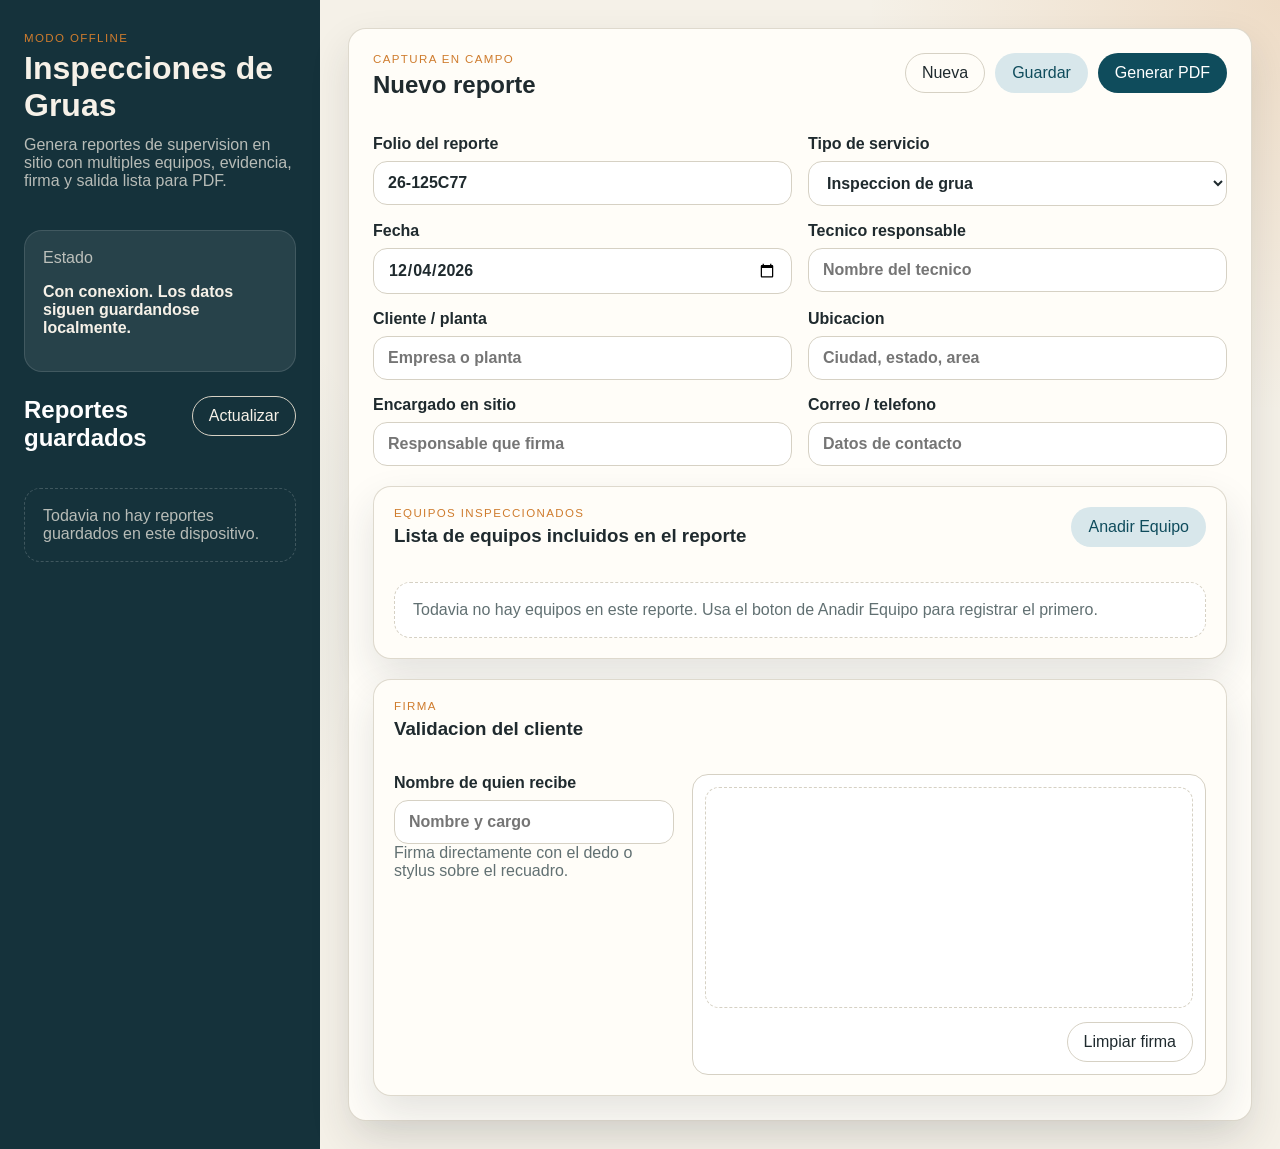
<file: index.html>
<!DOCTYPE html>
<html lang="es">
<head>
  <meta charset="UTF-8">
  <meta name="viewport" content="width=device-width, initial-scale=1.0">
  <meta name="theme-color" content="#0f4c5c">
  <title>Inspecciones de Gruas</title>
  <link rel="manifest" href="manifest.json">
  <link rel="stylesheet" href="styles.css">
</head>
<body>
  <div class="app-shell">
    <aside class="sidebar">
      <div>
        <p class="eyebrow">Modo offline</p>
        <h1>Inspecciones de Gruas</h1>
        <p class="intro">
          Genera reportes de supervision en sitio con multiples equipos, evidencia, firma y salida lista para PDF.
        </p>
      </div>

      <div class="status-card">
        <p class="status-label">Estado</p>
        <p id="connectionStatus" class="status-value">Verificando conectividad...</p>
        <button id="installButton" class="secondary-button" hidden>Instalar app</button>
      </div>

      <section class="saved-section">
        <div class="section-header">
          <h2>Reportes guardados</h2>
          <button id="refreshReportsButton" class="ghost-button" type="button">Actualizar</button>
        </div>
        <div id="savedReports" class="saved-list"></div>
      </section>
    </aside>

    <main class="main-content">
      <section class="panel app-view" id="inspectionView">
        <div class="section-header">
          <div>
            <p class="eyebrow">Captura en campo</p>
            <h2>Nuevo reporte</h2>
          </div>
          <div class="toolbar">
            <button id="newInspectionButton" class="ghost-button" type="button">Nueva</button>
            <button id="saveInspectionButton" class="secondary-button" type="button">Guardar</button>
            <button id="generatePdfButton" class="primary-button" type="button">Generar PDF</button>
          </div>
        </div>

        <form id="inspectionForm">
          <input id="inspectionId" type="hidden">

          <div class="grid two-column">
            <label>
              Folio del reporte
              <input id="reportNumber" name="reportNumber" type="text" placeholder="Ej. 26-140">
            </label>
            <label>
              Tipo de servicio
              <select id="serviceType" name="serviceType">
                <option value="Inspeccion de grua">Inspeccion de grua</option>
                <option value="Mantenimiento correctivo">Mantenimiento correctivo</option>
                <option value="Mantenimiento preventivo">Mantenimiento preventivo</option>
                <option value="Supervision tecnica">Supervision tecnica</option>
              </select>
            </label>
            <label>
              Fecha
              <input id="inspectionDate" name="inspectionDate" type="date" required>
            </label>
            <label>
              Tecnico responsable
              <input id="technicianName" name="technicianName" type="text" placeholder="Nombre del tecnico" required>
            </label>
            <label>
              Cliente / planta
              <input id="plantName" name="plantName" type="text" placeholder="Empresa o planta" required>
            </label>
            <label>
              Ubicacion
              <input id="plantLocation" name="plantLocation" type="text" placeholder="Ciudad, estado, area" required>
            </label>
            <label>
              Encargado en sitio
              <input id="siteContact" name="siteContact" type="text" placeholder="Responsable que firma">
            </label>
            <label>
              Correo / telefono
              <input id="siteContactInfo" name="siteContactInfo" type="text" placeholder="Datos de contacto">
            </label>
          </div>

          <section class="subpanel">
            <div class="section-header">
              <div>
                <p class="eyebrow">Equipos inspeccionados</p>
                <h3>Lista de equipos incluidos en el reporte</h3>
              </div>
              <button id="addEquipmentButton" class="secondary-button" type="button">Anadir Equipo</button>
            </div>
            <div id="equipmentList" class="findings-list"></div>
          </section>

          <section class="subpanel">
            <div class="section-header">
              <div>
                <p class="eyebrow">Firma</p>
                <h3>Validacion del cliente</h3>
              </div>
            </div>

            <div class="signature-layout">
              <div>
                <label>
                  Nombre de quien recibe
                  <input id="receiverName" name="receiverName" type="text" placeholder="Nombre y cargo">
                </label>
                <p class="signature-help">Firma directamente con el dedo o stylus sobre el recuadro.</p>
              </div>
              <div class="signature-box">
                <canvas id="signaturePad" width="600" height="220" aria-label="Area de firma"></canvas>
                <div class="signature-actions">
                  <button id="clearSignatureButton" class="ghost-button" type="button">Limpiar firma</button>
                </div>
              </div>
            </div>
          </section>
        </form>
      </section>

      <section class="panel app-view hidden" id="equipmentEditorView">
        <div class="section-header">
          <div>
            <p class="eyebrow">Equipo</p>
            <h2 id="equipmentEditorTitle">Nuevo equipo</h2>
          </div>
          <div class="toolbar">
            <button id="cancelEquipmentButton" class="ghost-button" type="button">Cancelar</button>
            <button id="saveEquipmentButton" class="primary-button" type="button">Guardar Equipo</button>
          </div>
        </div>

        <form id="equipmentEditorForm">
          <input id="editingEquipmentId" type="hidden">

          <section class="subpanel editor-subpanel">
            <div class="section-header">
              <div>
                <p class="eyebrow">Datos del equipo</p>
                <h3>Caracteristicas de la grua</h3>
              </div>
            </div>

            <div class="grid three-column">
              <label>
                Nombre o tag del equipo
                <input id="equipmentName" type="text" placeholder="Ej. Grua puente linea 3" required>
              </label>
              <label>
                Tipo de grua
                <select id="craneType" name="craneType">
                  <option value="Puente">Puente</option>
                  <option value="Monorriel">Monorriel</option>
                  <option value="Portico">Portico</option>
                  <option value="Pluma">Pluma</option>
                  <option value="Polipasto">Polipasto</option>
                  <option value="Otro">Otro</option>
                </select>
              </label>
              <label>
                Capacidad nominal
                <input id="ratedCapacity" name="ratedCapacity" type="text" placeholder="Ej. 10 ton">
              </label>
              <label>
                Marca / modelo
                <input id="brandModel" name="brandModel" type="text" placeholder="Marca y modelo">
              </label>
              <label>
                Serie / identificacion
                <input id="serialNumber" name="serialNumber" type="text" placeholder="Numero de serie">
              </label>
              <label>
                Claro / longitud
                <input id="spanLength" name="spanLength" type="text" placeholder="Ej. 18 m">
              </label>
              <label>
                Servicio / clase
                <input id="serviceClass" name="serviceClass" type="text" placeholder="Ej. CMAA clase D">
              </label>
              <label>
                Ubicacion puntual del equipo
                <input id="equipmentLocation" type="text" placeholder="Area, nave o linea">
              </label>
            </div>
          </section>

          <section class="subpanel editor-subpanel">
            <div class="section-header">
              <div>
                <p class="eyebrow">Datos del polipasto</p>
                <h3>Informacion complementaria</h3>
              </div>
            </div>

            <div class="grid two-column">
              <label>
                Tipo de polipasto
                <input id="hoistType" type="text" placeholder="Cable, cadena, manual, electrico">
              </label>
              <label>
                Capacidad del polipasto
                <input id="hoistCapacity" type="text" placeholder="Ej. 5 ton">
              </label>
              <label>
                Marca / modelo del polipasto
                <input id="hoistBrandModel" type="text" placeholder="Marca y modelo">
              </label>
              <label>
                Serie del polipasto
                <input id="hoistSerialNumber" type="text" placeholder="Numero de serie">
              </label>
            </div>
          </section>

          <section class="subpanel editor-subpanel">
            <div class="section-header">
              <div>
                <p class="eyebrow">Hallazgos</p>
                <h3>Registro de no conformidades</h3>
              </div>
              <button id="addFindingButton" class="secondary-button" type="button">Anadir Hallazgo</button>
            </div>
            <div id="findingsList" class="findings-list"></div>
          </section>

          <section class="subpanel editor-subpanel">
            <div class="section-header">
              <div>
                <p class="eyebrow">Resumen</p>
                <h3>Conclusiones y acciones</h3>
              </div>
            </div>

            <div class="grid two-column">
              <label>
                Condicion general
                <select id="overallCondition" name="overallCondition">
                  <option value="Bueno">Bueno</option>
                  <option value="Regular">Regular</option>
                  <option value="Malo">Malo</option>
                </select>
              </label>
              <label>
                Proxima inspeccion sugerida
                <input id="nextInspection" name="nextInspection" type="date">
              </label>
            </div>

            <label>
              Resumen del servicio
              <textarea id="serviceSummary" rows="4" placeholder="Describe el alcance realizado para este equipo"></textarea>
            </label>

            <label>
              Recomendaciones
              <textarea id="recommendations" name="recommendations" rows="5" placeholder="Acciones correctivas, prioridades, observaciones al cliente"></textarea>
            </label>
          </section>

          <section class="subpanel editor-subpanel">
            <div class="section-header">
              <div>
                <p class="eyebrow">Evidencia del servicio</p>
                <h3>Fotografias generales del equipo</h3>
              </div>
            </div>

            <div class="upload-actions">
              <button id="servicePhotoGalleryButton" class="secondary-button" type="button">Elegir de galeria</button>
              <button id="servicePhotoCameraButton" class="ghost-button" type="button">Tomar foto</button>
            </div>
            <input id="servicePhotoGalleryInput" class="file-input-hidden" type="file" accept="image/*" multiple>
            <input id="servicePhotoCameraInput" class="file-input-hidden" type="file" accept="image/*" capture="environment" multiple>

            <div id="servicePhotoPreview" class="photo-preview large-preview"></div>
          </section>
        </form>
      </section>

      <section class="panel app-view hidden" id="findingEditorView">
        <div class="section-header">
          <div>
            <p class="eyebrow">Hallazgo</p>
            <h2 id="findingEditorTitle">Nuevo hallazgo</h2>
          </div>
          <div class="toolbar">
            <button id="cancelFindingButton" class="ghost-button" type="button">Cancelar</button>
            <button id="saveFindingButton" class="primary-button" type="button">Guardar el Hallazgo</button>
          </div>
        </div>

        <form id="findingEditorForm">
          <input id="editingFindingId" type="hidden">

          <div class="grid two-column">
            <label>
              Categoria del hallazgo
              <select id="findingCategory" required></select>
            </label>
            <label>
              Incidencia
              <select id="findingIncidence" required></select>
            </label>
          </div>

          <label>
            Descripcion del hallazgo
            <textarea id="findingDescription" rows="6" placeholder="Describe con detalle la condicion observada, ubicacion exacta, riesgo y contexto" required></textarea>
          </label>

          <div class="upload-actions">
            <button id="findingPhotoGalleryButton" class="secondary-button" type="button">Elegir de galeria</button>
            <button id="findingPhotoCameraButton" class="ghost-button" type="button">Tomar foto</button>
          </div>
          <input id="findingPhotoGalleryInput" class="file-input-hidden" type="file" accept="image/*" multiple>
          <input id="findingPhotoCameraInput" class="file-input-hidden" type="file" accept="image/*" capture="environment" multiple>

          <div id="findingPhotoPreview" class="photo-preview large-preview"></div>
        </form>
      </section>
    </main>
  </div>

  <script src="report-template-config.js"></script>
  <script src="finding-catalog-config.js"></script>
  <script src="report-generator.js"></script>
  <script src="app.js"></script>
</body>
</html>
</file>
<file: styles.css>
:root {
  --bg: #f5f1e8;
  --panel: #fffdf8;
  --ink: #1f2a2e;
  --muted: #617072;
  --line: #d6d1c4;
  --brand: #0f4c5c;
  --brand-soft: #d8e7eb;
  --accent: #cf7c2e;
  --shadow: 0 18px 40px rgba(31, 42, 46, 0.12);
  --radius: 18px;
}

* {
  box-sizing: border-box;
}

body {
  margin: 0;
  font-family: "Segoe UI", Tahoma, Geneva, Verdana, sans-serif;
  color: var(--ink);
  background:
    radial-gradient(circle at top right, rgba(207, 124, 46, 0.18), transparent 24%),
    radial-gradient(circle at left center, rgba(15, 76, 92, 0.16), transparent 28%),
    var(--bg);
}

button,
input,
select,
textarea {
  font: inherit;
}

.app-shell {
  display: grid;
  grid-template-columns: 320px minmax(0, 1fr);
  min-height: 100vh;
}

.sidebar {
  display: flex;
  flex-direction: column;
  gap: 24px;
  padding: 32px 24px;
  background: #15323b;
  color: #f6f1e8;
}

.main-content {
  padding: 28px;
}

.panel,
.subpanel,
.status-card,
.finding-list-card {
  background: var(--panel);
  border: 1px solid rgba(214, 209, 196, 0.8);
  border-radius: var(--radius);
  box-shadow: var(--shadow);
}

.panel {
  padding: 24px;
}

.subpanel {
  padding: 20px;
  margin-top: 20px;
}

.status-card {
  padding: 18px;
  background: rgba(255, 253, 248, 0.08);
  border-color: rgba(255, 255, 255, 0.12);
  box-shadow: none;
}

.eyebrow {
  margin: 0 0 6px;
  text-transform: uppercase;
  letter-spacing: 0.12em;
  font-size: 0.72rem;
  color: var(--accent);
}

h1,
h2,
h3,
h4,
p {
  margin-top: 0;
}

h1 {
  font-size: 2rem;
  margin-bottom: 12px;
}

.intro,
.status-label,
.signature-help {
  color: var(--muted);
}

.sidebar .intro,
.sidebar .status-label {
  color: rgba(246, 241, 232, 0.72);
}

.status-value {
  font-weight: 700;
}

.section-header {
  display: flex;
  justify-content: space-between;
  align-items: flex-start;
  gap: 12px;
  margin-bottom: 16px;
}

.toolbar {
  display: flex;
  gap: 10px;
  flex-wrap: wrap;
}

.primary-button,
.secondary-button,
.ghost-button {
  border-radius: 999px;
  padding: 10px 16px;
  border: 1px solid transparent;
  cursor: pointer;
}

.primary-button {
  background: var(--brand);
  color: white;
}

.secondary-button {
  background: var(--brand-soft);
  color: var(--brand);
}

.ghost-button {
  background: transparent;
  color: inherit;
  border-color: var(--line);
}

.grid {
  display: grid;
  gap: 16px;
}

.two-column {
  grid-template-columns: repeat(2, minmax(0, 1fr));
}

.three-column {
  grid-template-columns: repeat(3, minmax(0, 1fr));
}

label {
  display: flex;
  flex-direction: column;
  gap: 8px;
  font-weight: 600;
}

input,
select,
textarea {
  width: 100%;
  border: 1px solid var(--line);
  border-radius: 14px;
  padding: 12px 14px;
  background: white;
  color: var(--ink);
}

textarea {
  resize: vertical;
}

.checkbox-grid {
  display: grid;
  grid-template-columns: repeat(auto-fit, minmax(160px, 1fr));
  gap: 12px;
}

.checkbox-card {
  flex-direction: row;
  align-items: center;
  font-weight: 500;
  padding: 12px 14px;
  border: 1px solid var(--line);
  border-radius: 14px;
  background: #fff;
}

.checkbox-card input {
  width: auto;
}

.findings-list,
.saved-list {
  display: grid;
  gap: 14px;
}

.finding-list-card {
  display: block;
  width: 100%;
  padding: 16px;
  cursor: pointer;
  text-align: left;
  transition: transform 0.16s ease, border-color 0.16s ease;
}

.list-card-shell {
  display: grid;
  grid-template-columns: minmax(0, 1fr) auto;
  gap: 10px;
  align-items: stretch;
}

.danger-button {
  border-radius: 16px;
  padding: 10px 14px;
  border: 1px solid #d89a9a;
  background: #fff1f1;
  color: #8a1f1f;
  cursor: pointer;
  min-width: 78px;
}

.finding-list-card:hover {
  transform: translateY(-1px);
  border-color: var(--brand);
}

.finding-list-card p:last-child,
.saved-card p:last-child {
  margin-bottom: 0;
}

.finding-meta {
  display: flex;
  gap: 10px;
  flex-wrap: wrap;
  color: var(--muted);
  font-size: 0.95rem;
  margin-bottom: 10px;
}

.large-preview {
  margin-top: 8px;
}

.photo-preview {
  display: grid;
  grid-template-columns: repeat(auto-fit, minmax(120px, 1fr));
  gap: 12px;
}

.upload-actions {
  display: flex;
  gap: 10px;
  flex-wrap: wrap;
  margin-bottom: 12px;
}

.file-input-hidden {
  display: none;
}

.photo-thumb {
  position: relative;
  border-radius: 16px;
  overflow: hidden;
  border: 1px solid var(--line);
  aspect-ratio: 4 / 3;
  background: #f0ece3;
}

.photo-thumb img {
  width: 100%;
  height: 100%;
  object-fit: cover;
}

.photo-remove {
  position: absolute;
  top: 8px;
  right: 8px;
  border: none;
  border-radius: 999px;
  background: rgba(21, 50, 59, 0.85);
  color: white;
  width: 32px;
  height: 32px;
  cursor: pointer;
}

.saved-card {
  border: 1px solid rgba(255, 255, 255, 0.12);
  border-radius: 16px;
  padding: 14px;
  background: rgba(255, 255, 255, 0.04);
}

.saved-actions {
  display: flex;
  gap: 8px;
  flex-wrap: wrap;
}

.signature-layout {
  display: grid;
  grid-template-columns: 280px minmax(0, 1fr);
  gap: 18px;
  align-items: start;
}

.signature-box {
  border: 1px solid var(--line);
  border-radius: 16px;
  background: white;
  padding: 12px;
}

#signaturePad {
  width: 100%;
  border: 1px dashed var(--line);
  border-radius: 14px;
  background: #fff;
  touch-action: none;
}

.signature-actions {
  display: flex;
  justify-content: flex-end;
  margin-top: 10px;
}

.empty-state {
  padding: 18px;
  border: 1px dashed rgba(255, 255, 255, 0.18);
  border-radius: 16px;
  color: rgba(246, 241, 232, 0.72);
}

.inline-empty-state {
  padding: 18px;
  border: 1px dashed var(--line);
  border-radius: 16px;
  color: var(--muted);
  background: white;
}

.saved-section h2 {
  color: white;
}

.hidden {
  display: none;
}

@media (max-width: 1080px) {
  .app-shell,
  .signature-layout,
  .three-column,
  .two-column {
    grid-template-columns: 1fr;
  }
}

@media (max-width: 820px) {
  .app-shell {
    grid-template-columns: 1fr;
  }

  .sidebar,
  .main-content {
    padding: 18px;
  }

  .panel {
    padding: 18px;
  }

  .section-header {
    flex-direction: column;
  }

  .list-card-shell {
    grid-template-columns: 1fr;
  }

  .danger-button {
    width: 100%;
    min-width: 0;
  }
}

@media print {
  body {
    background: white;
  }

  .sidebar,
  .toolbar,
  #addFindingButton,
  .photo-remove,
  .secondary-button,
  .ghost-button,
  #findingEditorView,
  .signature-actions {
    display: none !important;
  }

  .panel,
  .subpanel,
  .finding-list-card {
    box-shadow: none;
    border: 1px solid #999;
    break-inside: avoid;
  }

  .main-content {
    padding: 0;
  }
}
</file>
